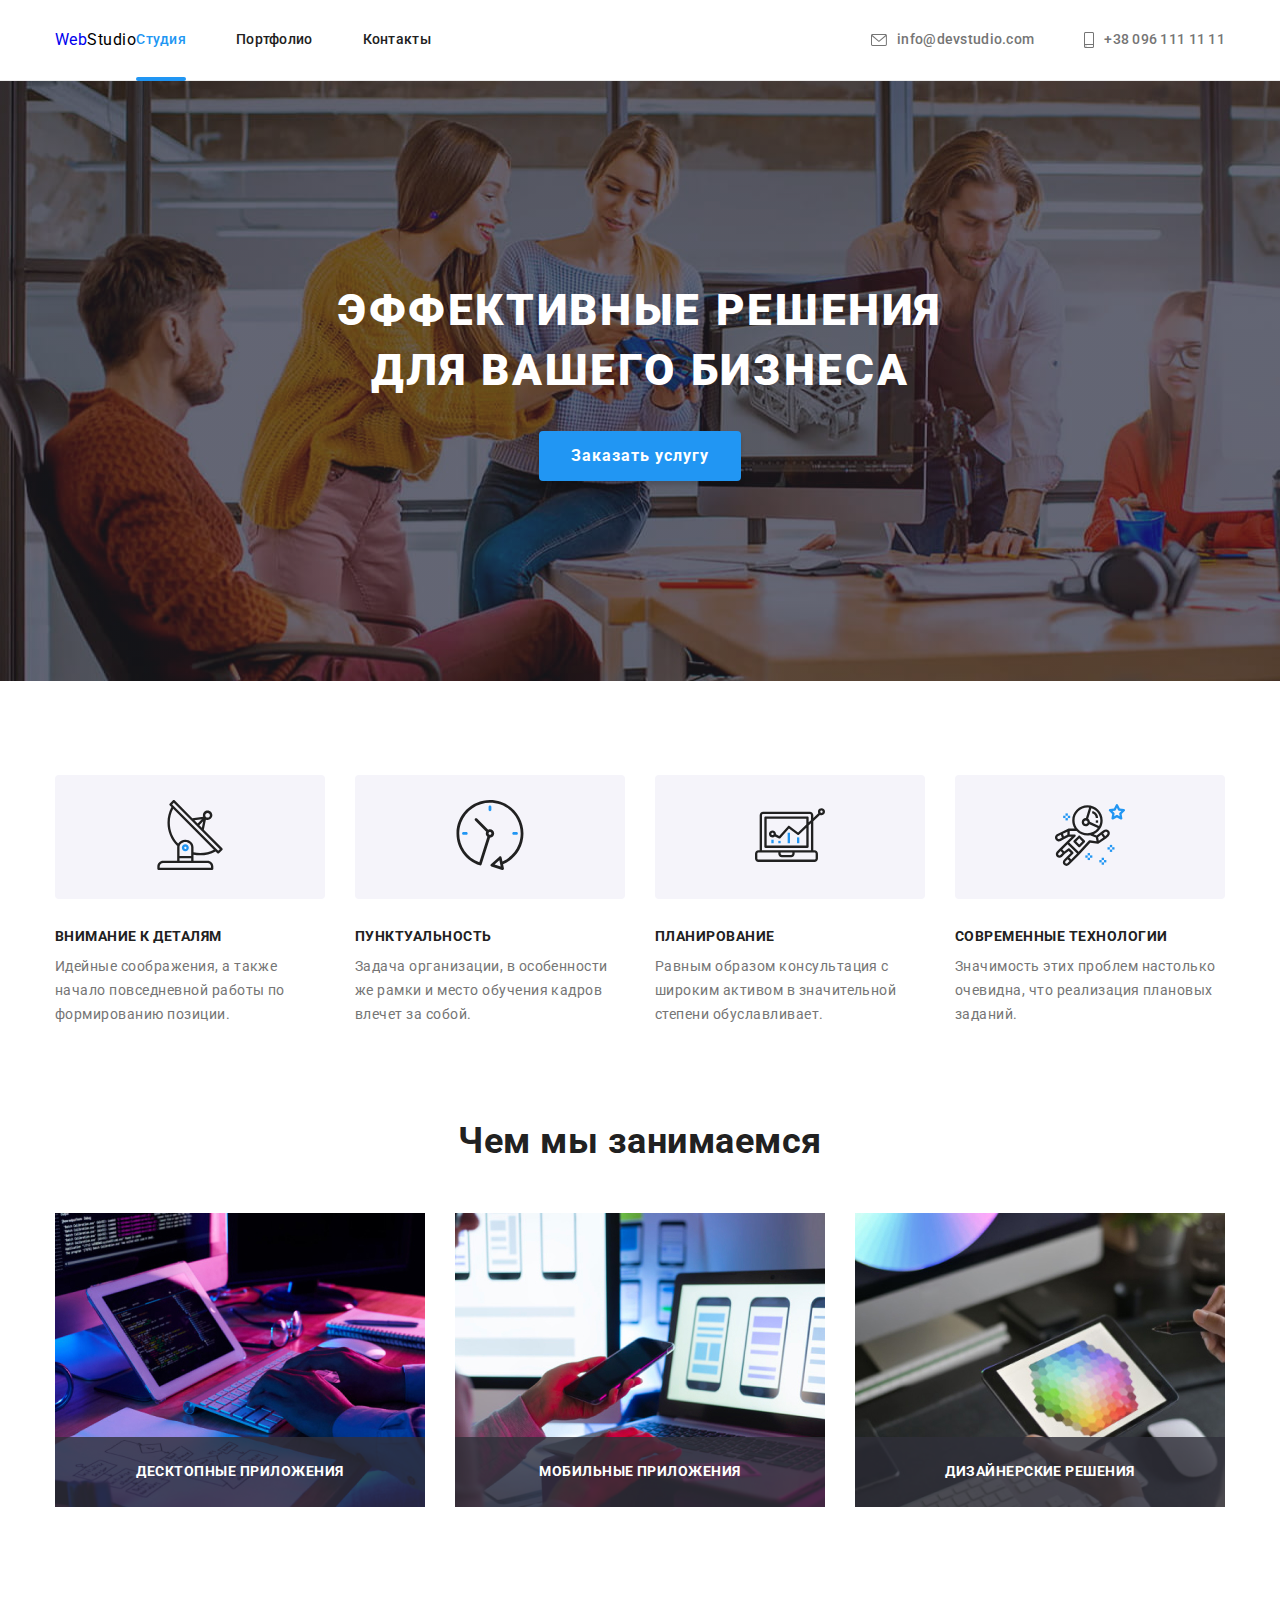
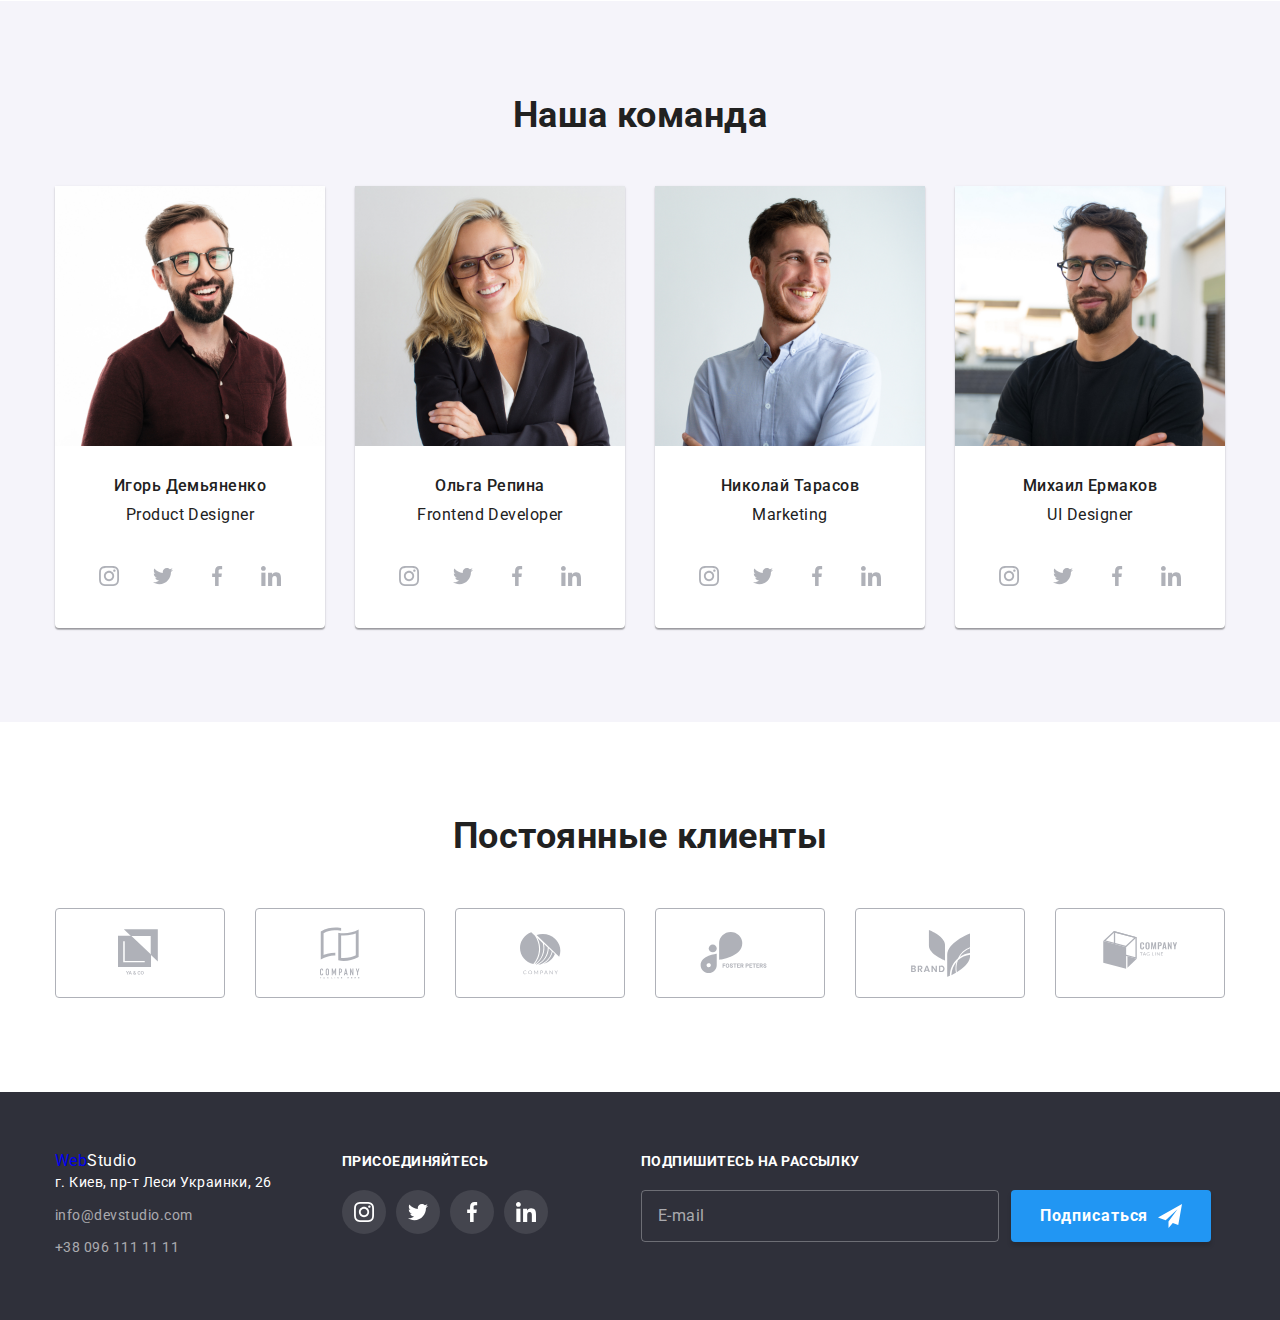
<file: index.html>
<!DOCTYPE html>
<html lang="ru">
  <head>
    <meta charset="UTF-8" />
    <meta name="viewport" content="width=device-width, initial-scale=1.0" />
    <link rel="stylesheet" href="https://cdnjs.cloudflare.com/ajax/libs/modern-normalize/1.0.0/modern-normalize.min.css">
    <link rel="preconnect" href="https://fonts.gstatic.com">
    <link href="https://fonts.googleapis.com/css2?family=Raleway:wght@700&family=Roboto:wght@400;500;700;900&display=swap" rel="stylesheet"/>
    <link rel="stylesheet" href="https://cdnjs.cloudflare.com/ajax/libs/animate.css/4.1.1/animate.min.css" />
    <link rel="stylesheet" href="./css/main.min.css">
    <title>Главная</title>
  </head>
  <body>
    <!--Шапка сайта-->
    <header class="header">
      <div class="container">
        <nav class="header__site-nav">
          <a class="logo link animate__bounceIn" href="./index.html" lang="en" aria-label="логотип кампании">Web<span
              class="header__logo">Studio</span>
          </a>
          <ul class="site-nav__list list">
            <li class="site-nav__item">
              <a class="site-nav__link link site-nav__link--current" href="./index.html">Студия</a>
            </li>
            <li class="site-nav__item">
              <a class="site-nav__link link" href="./portfolio.html">Портфолио</a>
            </li>
            <li class="site-nav__item">
              <a class="site-nav__link link" href="">Контакты</a>
            </li>
          </ul>
        </nav>
        <address class="header-address">
          <ul class="header-address__list list">
            <li class="header-address__item">
              <a class="header-address__link link" href="mailto:info@devstudio.com">
                <svg class="mail-icon" width="16px" height="12px">
                  <use href="./images/sprite.svg#icon-envelope"></use>
                </svg>
                info@devstudio.com
              </a>
            </li>
            <li class="header-address__item">
              <a class="header-address__link link" href="tel:+380961111111">
                <svg class="tel-icon" width="10px" height="16px">
                  <use href="./images/sprite.svg#icon-smartphone"></use>
                </svg>
                +38 096 111 11 11</a>
            </li>
          </ul>
        </address>
      </div>
    </header>
      <!--Уникальный контент-->
      <main>
        <!--Герой-->
        <section class="hero">
          <h1 class="hero__title">
          Эффективные решения для вашего бизнеса
          </h1>
          <button class="main__button" type="button" data-modal-open>Заказать услугу</button>
          </section>
          <!--Наши особенности. Логический заголовок h2 потом убрать-->
          <section class="our-features section">
          <div class="container">
            <h2 class="section__heading visually-hidden">Наши особенности</h2>
            <ul class="our-features-list list">
              <li class="our-features-list__item">
                <div class="our-features-list__icon">
                  <svg width="70px" height="70px">
                    <use href="./images/sprite.svg#icon-antenna"></use>
                </svg>
                </div>
                <h3 class="our-features-list__headline">
                  Внимание к деталям
                </h3>
                <p class="our-features-list__paragraph">
                  Идейные соображения, а также начало повседневной работы по формированию позиции.
                </p>
              </li>
              <li class="our-features-list__item">
                <div class="our-features-list__icon">
                  <svg width="70px" height="70px">
                    <use href="./images/sprite.svg#icon-clock"></use>
                </svg>
                </div>
                <h3 class="our-features-list__headline">
                  Пунктуальность
                </h3>
                <p class="our-features-list__paragraph">
                  Задача организации, в особенности же рамки и место обучения кадров влечет за собой.
                </p>
              </li>
              <li class="our-features-list__item">
                <div class="our-features-list__icon">
                  <svg width="70px" height="70px">
                    <use href="./images/sprite.svg#icon-diagram"></use>
                </svg>
                </div>
                <h3 class="our-features-list__headline">
                  Планирование
                </h3>
                <p class="our-features-list__paragraph">
                  Равным образом консультация с широким активом в значительной степени обуславливает.
                </p>
              </li>
              <li class="our-features-list__item">
                <div class="our-features-list__icon">
                  <svg width="70px" height="70px">
                    <use href="./images/sprite.svg#icon-astronaut"></use>
                </svg>
                </div>
                <h3 class="our-features-list__headline">
                  Современные технологии
                </h3>
                <p class="our-features-list__paragraph">
                  Значимость этих проблем настолько очевидна, что реализация плановых заданий.
                </p>
              </li>
            </ul>
          </div>
        </section>
        <!--Чем мы занимаеся-->
        <section class="our-projects section">
          <div class="container">
            <h2 class="section__heading">
              Чем мы занимаемся
            </h2>
            <ul class="our-projects-list list">
              <li class="our-projects-list__item">
                <img class="our-projects-list__image img-responsive" src="./images/what-we-do/what-we-do-1.jpg"
                  alt="человек печатает на клавиатуре" width="370" height="294">
                  <h3 class="our-projects-list__headline">Десктопные приложения</h3>
              </li>
              <li class="our-projects-list__item">
                <img class="our-projects-list__image img-responsive" src="./images/what-we-do/what-we-do-2.jpg" alt="человек держит смартфон"
                  width="370" height="294">
                  <h3 class="our-projects-list__headline">Мобильные приложения</h3>
              </li>
              <li class="our-projects-list__item">
                <img class="our-projects-list__image img-responsive" src="./images/what-we-do/what-we-do-3.jpg" alt="человек держит планшет"
                  width="370" height="294">
                  <h3 class="our-projects-list__headline">Дизайнерские решения</h3>
              </li>
            </ul>
          </div>
        </section>
        <!--Наша команда-->
        <section class="our-team section">
          <div class="container">
            <h2 class="section__heading">
              Наша команда
            </h2>
            <ul class="our-team-list list">
              <li class="our-team-list__item">
                <img class="our-team-list__image img-responsive" src="./images/our-team/img.jpg" alt="Первый член команды" width="270"
                  height="260">
                <h3 class="our-team-list__headline">
                  Игорь Демьяненко
                </h3>
                <p class="our-team-list__paragraph" lang="en">
                  Product Designer
                </p>
                <ul class="social-list list">
                  <li class="social-list__item">
                    <a class="social-list__link link" href="">
                      <svg class="social-list__image" width="20px" height="20px">
                      <use href="./images/sprite.svg#icon-instagram"></use>
                      </svg>
                    </a>
                  </li>
                  <li class="social-list__item">
                    <a class="social-list__link link" href="">
                      <svg class="social-list__image" width="20px" height="20px">
                        <use href="./images/sprite.svg#icon-twitter"></use>
                      </svg>
                    </a>
                  </li>
                  <li class="social-list__item">
                    <a class="social-list__link link" href="">
                      <svg class="social-list__image" width="20px" height="20px">
                        <use href="./images/sprite.svg#icon-facebook"></use>
                      </svg>
                    </a>
                  </li>
                  <li class="social-list__item">
                    <a class="social-list__link link" href="">
                      <svg class="social-list__image" width="20px" height="20px">
                        <use href="./images/sprite.svg#icon-linkedin"></use>
                      </svg>
                    </a>
                  </li>
                </ul>
              </li>
              <li class="our-team-list__item">
                <img class="our-team-list__image img-responsive" src="./images/our-team/img-1.jpg" alt="Второй член команды" width="270"
                  height="260">
                <h3 class="our-team-list__headline">
                  Ольга Репина
                </h3>
                <p class="our-team-list__paragraph" lang="en">
                  Frontend Developer
                </p>
                <ul class="social-list list">
                  <li class="social-list__item">
                    <a class="social-list__link link" href="">
                      <svg class="social-list__image" width="20px" height="20px">
                        <use href="./images/sprite.svg#icon-instagram"></use>
                      </svg>
                    </a>
                  </li>
                  <li class="social-list__item">
                    <a class="social-list__link link" href="">
                      <svg class="social-list__image" width="20px" height="20px">
                        <use href="./images/sprite.svg#icon-twitter"></use>
                      </svg>
                    </a>
                  </li>
                  <li class="social-list__item">
                    <a class="social-list__link link" href="">
                      <svg class="social-list__image" width="20px" height="20px">
                        <use href="./images/sprite.svg#icon-facebook"></use>
                      </svg>
                    </a>
                  </li>
                  <li class="social-list__item">
                    <a class="social-list__link link" href="">
                      <svg class="social-list__image" width="20px" height="20px">
                        <use href="./images/sprite.svg#icon-linkedin"></use>
                      </svg>
                    </a>
                  </li>
                </ul>
              </li>
              <li class="our-team-list__item">
                <img class="our-team-list__image img-responsive" src="./images/our-team/img-2.jpg" alt="Третий член команды" width="270"
                  height="260">
                <h3 class="our-team-list__headline">
                  Николай Тарасов
                </h3>
                <p class="our-team-list__paragraph" lang="en">
                  Marketing
                </p>
                <ul class="social-list list">
                  <li class="social-list__item">
                    <a class="social-list__link link" href="">
                      <svg class="social-list__image" width="20px" height="20px">
                        <use href="./images/sprite.svg#icon-instagram"></use>
                      </svg>
                    </a>
                  </li>
                  <li class="social-list__item">
                    <a class="social-list__link link" href="">
                      <svg class="social-list__image" width="20px" height="20px">
                        <use href="./images/sprite.svg#icon-twitter"></use>
                      </svg>
                    </a>
                  </li>
                  <li class="social-list__item">
                    <a class="social-list__link link" href="">
                      <svg class="social-list__image" width="20px" height="20px">
                        <use href="./images/sprite.svg#icon-facebook"></use>
                      </svg>
                    </a>
                  </li>
                  <li class="social-list__item">
                    <a class="social-list__link link" href="">
                      <svg class="social-list__image" width="20px" height="20px">
                        <use href="./images/sprite.svg#icon-linkedin"></use>
                      </svg>
                    </a>
                  </li>
                </ul>
              </li>
              <li class="our-team-list__item">
                <img class="our-team-list__image img-responsive" src="./images/our-team/img-3.jpg" alt="Четвертый член команды" width="270"
                  height="260">
                <h3 class="our-team-list__headline">
                  Михаил Ермаков
                </h3>
                <p class="our-team-list__paragraph" lang="en">
                  UI Designer
                </p>
                <ul class="social-list list">
                  <li class="social-list__item">
                    <a class="social-list__link link" href="">
                      <svg class="social-list__image" width="20px" height="20px">
                      <use href="./images/sprite.svg#icon-instagram"></use>
                      </svg>
                    </a>
                  </li>
                  <li class="social-list__item">
                    <a class="social-list__link link" href="">
                      <svg class="social-list__image" width="20px" height="20px">
                        <use href="./images/sprite.svg#icon-twitter"></use>
                      </svg>
                    </a>
                  </li>
                  <li class="social-list__item">
                    <a class="social-list__link link" href="">
                      <svg class="social-list__image" width="20px" height="20px">
                        <use href="./images/sprite.svg#icon-facebook"></use>
                      </svg>
                    </a>
                  </li>
                  <li class="social-list__item">
                    <a class="social-list__link link" href="">
                      <svg class="social-list__image" width="20px" height="20px">
                        <use href="./images/sprite.svg#icon-linkedin"></use>
                      </svg>
                    </a>
                  </li>
                </ul>
              </li>
            </ul>
          </div>
        </section>
        <section class="our-clients section">
          <div class="container">
            <h2 class="section__heading">Постоянные клиенты</h2>
            <ul class="our-clients-list list">
            <li class="our-clients-list__item">
              <a class="our-clients-item__link link" href="">
                <svg class="our-clients-item__logo" width="44px" height="49px">
                  <use href="./images/sprite.svg#icon-logo-yaco"></use>
                </svg>
              </a>
            </li>
            <li class="our-clients-list__item">
              <a class="our-clients-item__link link" href="">
                <svg class="our-clients-item__logo" width="40px" height="52px">
                  <use href="./images/sprite.svg#icon-logo-company-tagline-here"></use>
                </svg>
              </a>
            </li>
            <li class="our-clients-list__item">
              <a class="our-clients-item__link link" href="">
                <svg class="our-clients-item__logo" width="41px" height="43px">
                  <use href="./images/sprite.svg#icon-logo-company"></use>
                </svg>
              </a>
            </li>
            <li class="our-clients-list__item">
              <a class="our-clients-item__link link" href="">
                <svg class="our-clients-item__logo" width="80px" height="42px">
                  <use href="./images/sprite.svg#icon-logo-foster-peters"></use>
                </svg>
              </a>
            </li>
            <li class="our-clients-item">
              <a class="our-clients-item__link link" href="">
                <svg class="our-clients-item__logo" width="59px" height="47px">
                  <use href="./images/sprite.svg#icon-logo-brand"></use>
                </svg>
              </a>
            </li>
            <li class="our-clients-item">
              <a class="our-clients-item__link link" href="">
                <svg class="our-clients-item__logo" width="88px" height="45px">
                  <use href="./images/sprite.svg#icon-logo-company-tag-line"></use>
                </svg>
              </a>
            </li>
            </ul>
          </div>
        </section>
      </main>
      <!--Подвал сайта-->
      <footer class="footer">
        <div class="container">
          <div class="address-box">
            <a class="logo link" href="./" lang="en" aria-label="логотип кампании">Web<span class="footer__logo">Studio</span>
            </a>
            <address class="footer__address">
              <ul class="footer-list list">
                <li class="footer-list__item">
                  <a class="footer-list__link street link" href="https://goo.gl/maps/yxL3MHrEy7Q6VwSg8" target="_blank"
                    rel="noreferrer noopener">г. Киев, пр-т Леси Украинки,
                    26</a>
                </li>
                <li class="footer-list__item">
                  <a class="footer-list__link link" href="mailto:info@devstudio.com">info@devstudio.com</a>
                </li>
                <li class="footer-list__item">
                  <a class="footer-list__link link" href="tel:+380961111111">+38 096 111 11 11</a>
                </li>
              </ul>
            </address>
          </div>
          <div class="social-box">
            <p class="footer-paragraph">Присоединяйтесь</p>
            <ul class="social-list list">
              <li class="social-list__item">
                <a class="social-list__link link" href="">
                  <svg class="social-list__image" width="20px" height="20px">
                    <use href="./images/sprite.svg#icon-instagram"></use>
                  </svg>
                </a>
              </li>
              <li class="social-list__item">
                <a class="social-list__link link" href="">
                  <svg class="social-list__image" width="20px" height="20px">
                    <use href="./images/sprite.svg#icon-twitter"></use>
                  </svg>
                </a>
              </li>
              <li class="social-list__item">
                <a class="social-list__link link" href="">
                  <svg class="social-list__image" width="20px" height="20px">
                    <use href="./images/sprite.svg#icon-facebook"></use>
                  </svg>
                </a>
              </li>
              <li class="social-list__item">
                <a class="social-list__link link" href="">
                  <svg class="social-list__image" width="20px" height="20px">
                    <use href="./images/sprite.svg#icon-linkedin"></use>
                  </svg>
                </a>
              </li>
            </ul>
          </div>
          <form class="footer-form">
            <p class="footer-form__paragraph">Подпишитесь на рассылку</p>
            <div class="footer-box">
              <input type="email" name="email" id="subscription-email" class="footer-box__e-mail" placeholder="E-mail" autocomplete="off">
              <button type="submit" class="footer-box__button">Подписаться
                <svg class="footer-box__icon" width="24px" height="24px">
                  <use href="./images/sprite.svg#icon-icon-send"></use>
                </svg>
              </button>
            </div>
          </form>
        </div>
      </footer>
      <!-- positioned element -->
      <div class="backdrop backdrop--is-hidden" data-modal>
        <div class="modal">
          <form class="modal-form js-speaker-form">
            <p class="modal-form__paragraph">Оставьте свои данные, мы вам перезвоним</p>
            <div class="modal-form__field">
              <label for="name">Имя</label>
              <input class="modal-form__input" type="text" name="name" id="name" autocomplete="off">
              <svg class="modal-form__icon" width="18px" height="18px">
                <use href="./images/sprite.svg#icon-person"></use>
              </svg>
            </div>
            <div class="modal-form__field">
              <label for="tel">Телефон</label>
              <input class="modal-form__input" type="tel" name="tel" id="tel" autocomplete="off">
              <svg class="modal-form__icon" width="18px" height="18px">
                <use href="./images/sprite.svg#icon-phone"></use>
              </svg>
            </div>
            <div class="modal-form__field">
              <label for="order-email">Почта</label>
              <input class="modal-form__input" type="email" name="email" id="order-email" autocomplete="off">
              <svg class="modal-form__icon" width="18px" height="18px">
                <use href="./images/sprite.svg#icon-email"></use>
              </svg>
            </div>
            <div class="modal-form__field">
              <label for="comment">Комментарий</label>
              <textarea class="modal-form__input" name="comment" id="comment" placeholder="Введите текст"></textarea>
            </div>
            <div class="modal-form__checkbox-field">
              <input class="modal-form__policy-field visually-hidden" type="checkbox" value="accept-policy" id="policy" name="policy">
              <label class="modal-form__policy-label" for="policy">Соглашаюсь с рассылкой и принимаю <a class="modal-form__policy-link link" href="">Условия договора</a>
              </label>
            </div>
            <button class="main__button" type="submit">Отправить</button>
          </form>
          <button type="button" class="modal__close-button" data-modal-close>
            <svg class="modal__close" width="11px" height="11px">
              <use href="./images/sprite.svg#icon-close"></use>
            </svg>
          </button>
        </div>
      </div>
      <script src="./js/modal.js"></script>
      <script src="./js/speaker.js"></script>
  </body>
</html>
</file>
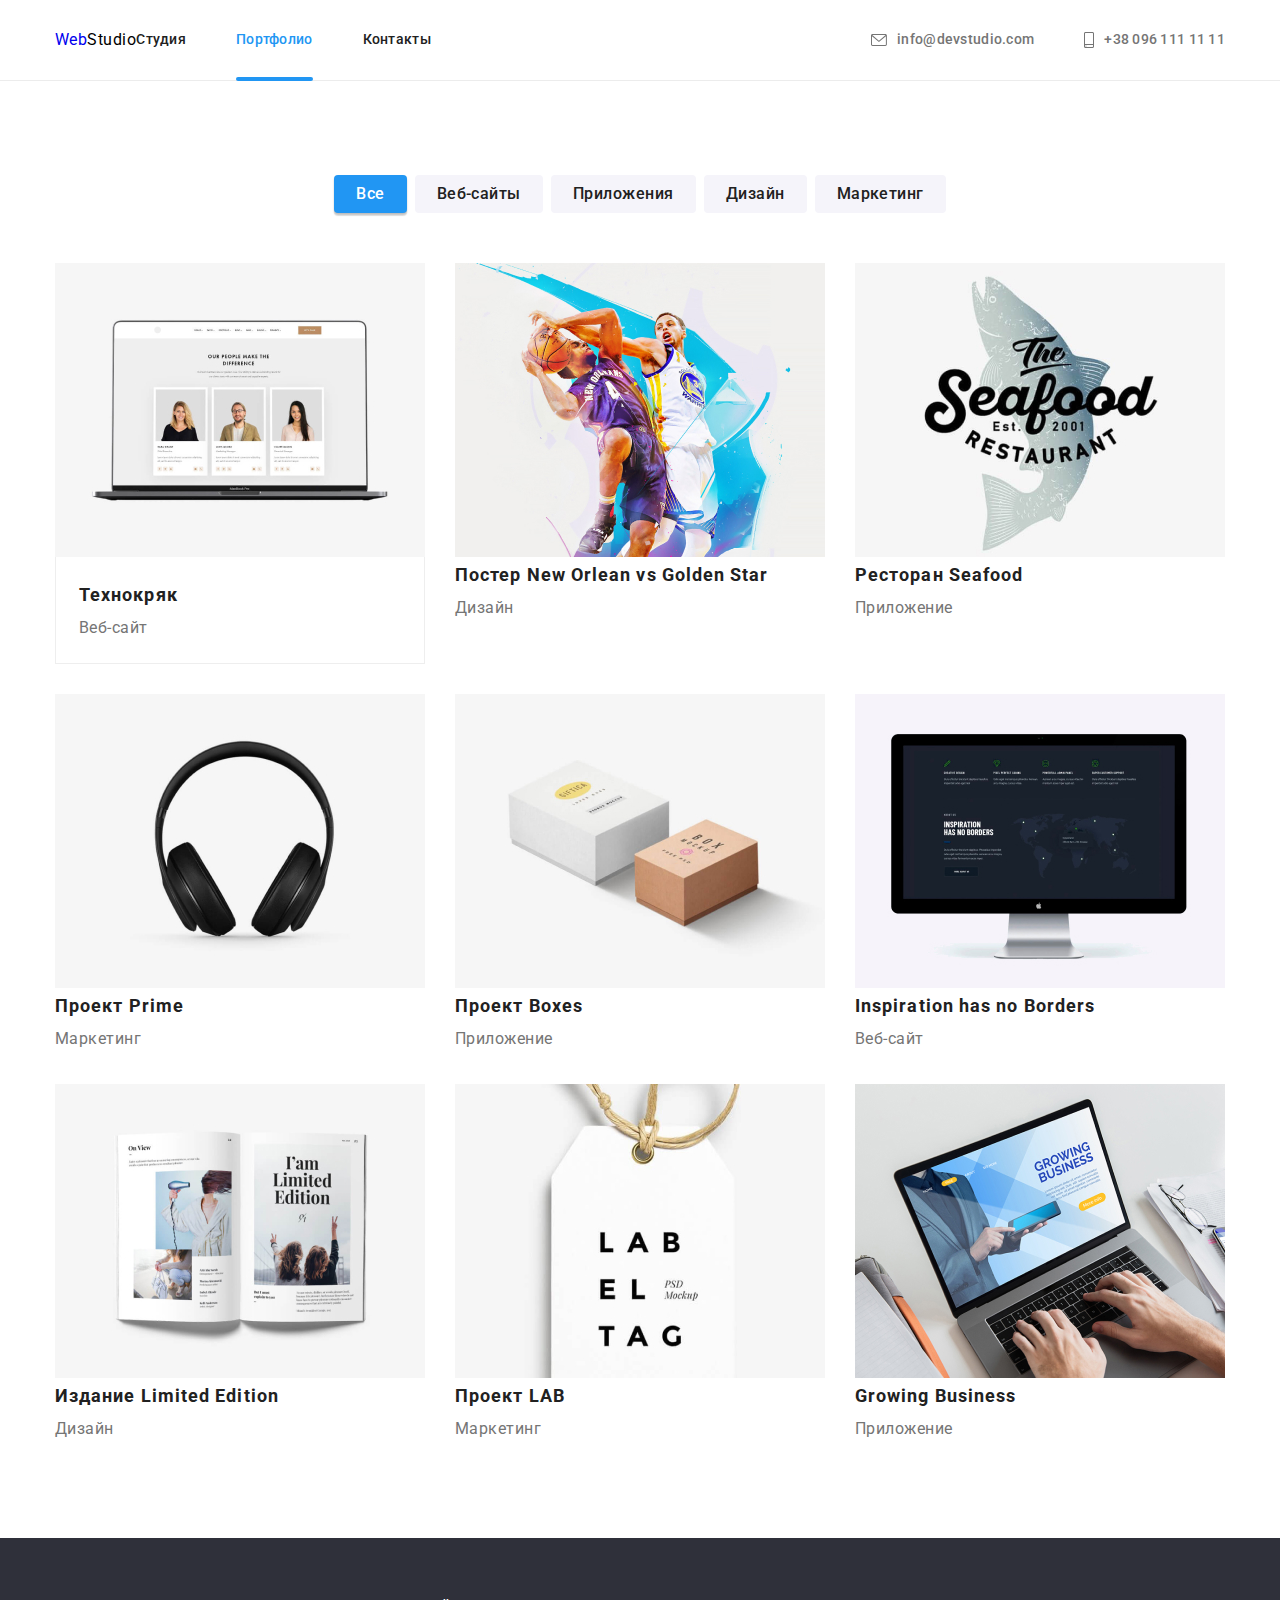
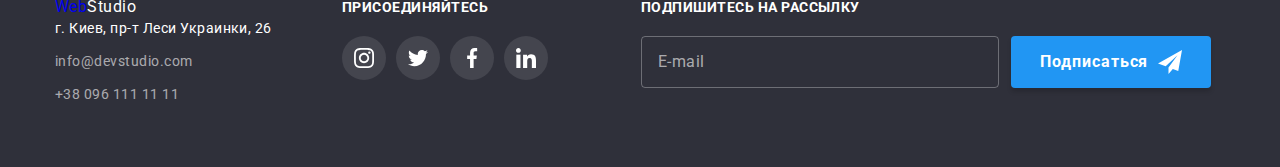
<file: portfolio.html>
<!DOCTYPE html>
<html lang="ru">
<head>
    <meta charset="UTF-8">
    <meta name="viewport" content="width=device-width, initial-scale=1.0">
    <link rel="stylesheet" href="https://cdnjs.cloudflare.com/ajax/libs/modern-normalize/1.0.0/modern-normalize.min.css">
    <link rel="preconnect" href="https://fonts.gstatic.com">
    <link href="https://fonts.googleapis.com/css2?family=Raleway:wght@700&family=Roboto:wght@400;500;700;900&display=swap" rel="stylesheet"/>
    <link rel="stylesheet" href="https://cdnjs.cloudflare.com/ajax/libs/animate.css/4.1.1/animate.min.css" />
    <link rel="stylesheet" href="./css/portfolio.min.css">
    <title>Портфолио</title>
</head>
<body>
    <!--Шапка сайта-->
    <header class="header">
        <div class="container">
            <nav class="header__site-nav">
                <a class="logo link animate__bounceIn" href="./index.html" lang="en" aria-label="логотип кампании">Web<span
                        class="header__logo">Studio</span>
                </a>
                <ul class="site-nav__list list">
                    <li class="site-nav__item">
                        <a class="site-nav__link link" href="./index.html">Студия</a>
                    </li>
                    <li class="site-nav__item">
                        <a class="site-nav__link link site-nav__link--current" href="./portfolio.html">Портфолио</a>
                    </li>
                    <li class="site-nav__item">
                        <a class="site-nav__link link" href="">Контакты</a>
                    </li>
                </ul>
            </nav>
            <address class="header-address">
                <ul class="header-address__list list">
                    <li class="header-address__item">
                        <a class="header-address__link link" href="mailto:info@devstudio.com">
                            <svg class="mail-icon" width="16px" height="12px">
                                <use href="./images/sprite.svg#icon-envelope"></use>
                            </svg>
                            info@devstudio.com
                        </a>
                    </li>
                    <li class="header-address__item">
                        <a class="header-address__link link" href="tel:+380961111111">
                            <svg class="tel-icon" width="10px" height="16px">
                                <use href="./images/sprite.svg#icon-smartphone"></use>
                            </svg>
                            +38 096 111 11 11</a>
                    </li>
                </ul>
            </address>
        </div>
    </header>
    <!--Уникальный контент-->
    <main>
            <!--Портфолио. Логический заголовок h1 потом скрыть-->
            <section class="portfolio section">
                <div class="container">
                    <h1 class="portfolio__title visually-hidden">Портфолио</h1>
                    <ul class="portfolio-nav list">
                        <li class="portfolio-nav__item">
                            <button class="portfolio-nav__button portfolio-nav__button--current" type="button">Все</button></li>
                        <li class="portfolio-nav__item">
                            <button class="portfolio-nav__button" type="button">Веб-сайты</button></li>
                        <li class="portfolio-nav__item">
                            <button class="portfolio-nav__button" type="button">Приложения</button></li>
                        <li class="portfolio-nav__item">
                            <button class="portfolio-nav__button" type="button">Дизайн</button></li>
                        <li class="portfolio-nav__item">
                            <button class="portfolio-nav__button" type="button">Маркетинг</button></li>
                    </ul>
                    <ul class="portfolio-list list">
                        <li class="portfolio-item">
                            <a class="portfolio-link link" href="">
                                <div class="portfolio-link__thumb">
                                <img class="portfolio-link__image img-responsive" src="./images/portfolio/img.jpg"
                                    alt="ноутбук, на котором открыта страничка сайта" width="370" height="294">
                                    <p class="portfolio-link__description">Технокряк это современная площадка распространения коронавируса. Компании используют эту платформу для цифрового
                                    шпионажа и атак на защищённые сервера конкурентов.</p>
                                </div>
                                <div class="portfolio-link__title">
                                <h2 class="portfolio-link__heading">Технокряк</h2>
                                <p class="portfolio-link__paragraph">Веб-сайт</p>
                                </div>
                            </a>
                        </li>
                        <li class="portfolio-item">
                            <a class="portfolio-link link" href="">
                                <div class="portfolio-link__thumb">
                                <img class="portfolio-link__image img-responsive" src="./images/portfolio/img-1.jpg"
                                    alt="два баскетболиста борятся за мяч" width="370" height="294">
                                    <p class="portfolio-link__description">Технокряк это современная площадка распространения коронавируса. Компании
                                        используют эту платформу для цифрового
                                        шпионажа и атак на защищённые сервера конкурентов.</p>
                                </div>
                                <div class="portfolio-item-title">
                                    <h2 class="portfolio-link__heading">Постер <span lang="en">New Orlean vs Golden Star</span></h2>
                                    <p class="portfolio-link__paragraph">Дизайн</p>
                                </div>
                            </a>
                        </li>
                        <li class="portfolio-item">
                            <a class="portfolio-link link" href="">
                                <div class="portfolio-link__thumb">
                                <img class="portfolio-link__image img-responsive" src="./images/portfolio/img-2.jpg"
                                    alt="Изображение рыбы и название ресторана" width="370" height="294">
                                    <p class="portfolio-link__description">Технокряк это современная площадка распространения коронавируса. Компании
                                        используют эту платформу для цифрового
                                        шпионажа и атак на защищённые сервера конкурентов.</p>
                                </div>
                                <div class="portfolio-item-title">
                                    <h2 class="portfolio-link__heading">Ресторан <span lang="en">Seafood</span></h2>
                                    <p class="portfolio-link__paragraph">Приложение</p>
                                </div>
                            </a>
                        </li>
                        <li class="portfolio-item">
                            <a class="portfolio-link link" href="">
                                <div class="portfolio-link__thumb">
                                <img class="portfolio-link__image img-responsive" src="./images/portfolio/img-3.jpg" alt="наушники" width="370"
                                    height="294">
                                    <p class="portfolio-link__description">Технокряк это современная площадка распространения коронавируса. Компании
                                        используют эту платформу для цифрового
                                        шпионажа и атак на защищённые сервера конкурентов.</p>
                                </div>
                                <div class="portfolio-item-title">
                                    <h2 class="portfolio-link__heading" lang="en">Проект Prime</h2>
                                    <p class="portfolio-link__paragraph">Маркетинг</p>
                                </div>
                            </a>
                        </li>
                        <li class="portfolio-item">
                            <a class="portfolio-link link" href="">
                                <div class="portfolio-link__thumb">
                                <img class="portfolio-link__image img-responsive" src="./images/portfolio/img-4.jpg" alt="две маленькие коробочки"
                                    width="370" height="294">
                                    <p class="portfolio-link__description">Технокряк это современная площадка распространения коронавируса. Компании
                                        используют эту платформу для цифрового
                                        шпионажа и атак на защищённые сервера конкурентов.</p>
                                </div>
                                <div class="portfolio-item-title">
                                    <h2 class="portfolio-link__heading">Проект <span lang="en">Boxes</span></h2>
                                    <p class="portfolio-link__paragraph">Приложение</p>
                                </div>
                            </a>
                        </li>
                        <li class="portfolio-item">
                            <a class="portfolio-link link" href="">
                                <div class="portfolio-link__thumb">
                                <img class="portfolio-link__image img-responsive" src="./images/portfolio/img-5.jpg" alt="монитор imac" width="370"
                                    height="294">
                                    <p class="portfolio-link__description">Технокряк это современная площадка распространения коронавируса. Компании используют эту платформу для цифрового
                                    шпионажа и атак на защищённые сервера конкурентов.</p>
                                </div>
                                <div class="portfolio-item-title">
                                    <h2 class="portfolio-link__heading" lang="en">Inspiration has no Borders</h2>
                                    <p class="portfolio-link__paragraph">Веб-сайт</p>
                                </div>
                            </a>
                        </li>
                        <li class="portfolio-item">
                            <a class="portfolio-link link" href="">
                                <div class="portfolio-link__thumb">
                                <img class="portfolio-link__image img-responsive" src="./images/portfolio/img-6.jpg" alt="разворот книги на английском"
                                    width="370" height="294">
                                    <p class="portfolio-link__description">Технокряк это современная площадка распространения коронавируса. Компании используют эту платформу для цифрового
                                    шпионажа и атак на защищённые сервера конкурентов.</p>
                                </div>
                                <div class="portfolio-item-title">
                                    <h2 class="portfolio-link__heading">Издание <span lang="en">Limited Edition</span></h2>
                                    <p class="portfolio-link__paragraph">Дизайн</p>
                                </div>
                            </a>
                        </li>
                        <li class="portfolio-item">
                            <a class="portfolio-link link" href="">
                                <div class="portfolio-link__thumb">
                                <img class="portfolio-link__image img-responsive" src="./images/portfolio/img-7.jpg"
                                    alt="бирка с латинскими буквами и веревочкой" width="370" height="294">
                                    <p class="portfolio-link__description">Технокряк это современная площадка распространения коронавируса. Компании используют эту платформу для цифрового
                                    шпионажа и атак на защищённые сервера конкурентов.</p>
                                </div>
                                <div class="portfolio-item-title">
                                    <h2 class="portfolio-link__heading">Проект <span lang="en">LAB</span></h2>
                                    <p class="portfolio-link__paragraph">Маркетинг</p>
                                </div>
                            </a>
                        </li>
                        <li class="portfolio-item">
                            <a class="portfolio-link link" href="">
                                <div class="portfolio-link__thumb">
                                <img class="portfolio-link__image img-responsive" src="./images/portfolio/img-8.jpg" alt="человек печатает на ноутбуке"
                                    width="370" height="294">
                                    <p class="portfolio-link__description">Технокряк это современная площадка распространения коронавируса. Компании используют эту платформу для цифрового
                                    шпионажа и атак на защищённые сервера конкурентов.</p>
                                </div>
                                <div class="portfolio-item-title">
                                    <h2 class="portfolio-link__heading" lang="en">Growing Business</h2>
                                    <p class="portfolio-link__paragraph">Приложение</p>
                                </div>
                            </a>
                        </li>
                    </ul>
                </div>
            </section>
    </main>
    <!--Подвал сайта-->
    <footer class="footer">
        <div class="container">
            <div class="address-box">
                <a class="logo link" href="./" lang="en" aria-label="логотип кампании">Web<span
                        class="footer__logo">Studio</span>
                </a>
                <address class="footer__address">
                    <ul class="footer-list list">
                        <li class="footer-list__item">
                            <a class="footer-list__link street link" href="https://goo.gl/maps/yxL3MHrEy7Q6VwSg8"
                                target="_blank" rel="noreferrer noopener">г. Киев, пр-т Леси Украинки,
                                26</a>
                        </li>
                        <li class="footer-list__item">
                            <a class="footer-list__link link" href="mailto:info@devstudio.com">info@devstudio.com</a>
                        </li>
                        <li class="footer-list__item">
                            <a class="footer-list__link link" href="tel:+380961111111">+38 096 111 11 11</a>
                        </li>
                    </ul>
                </address>
            </div>
            <div class="social-box">
                <p class="footer-paragraph">Присоединяйтесь</p>
                <ul class="social-list list">
                    <li class="social-list__item">
                        <a class="social-list__link link" href="">
                            <svg class="social-list__image" width="20px" height="20px">
                                <use href="./images/sprite.svg#icon-instagram"></use>
                            </svg>
                        </a>
                    </li>
                    <li class="social-list__item">
                        <a class="social-list__link link" href="">
                            <svg class="social-list__image" width="20px" height="20px">
                                <use href="./images/sprite.svg#icon-twitter"></use>
                            </svg>
                        </a>
                    </li>
                    <li class="social-list__item">
                        <a class="social-list__link link" href="">
                            <svg class="social-list__image" width="20px" height="20px">
                                <use href="./images/sprite.svg#icon-facebook"></use>
                            </svg>
                        </a>
                    </li>
                    <li class="social-list__item">
                        <a class="social-list__link link" href="">
                            <svg class="social-list__image" width="20px" height="20px">
                                <use href="./images/sprite.svg#icon-linkedin"></use>
                            </svg>
                        </a>
                    </li>
                </ul>
            </div>
            <form class="footer-form">
                <p class="footer-form__paragraph">Подпишитесь на рассылку</p>
                <div class="footer-box">
                    <input type="email" name="email" id="subscription-email" class="footer-box__e-mail" placeholder="E-mail"
                        autocomplete="off">
                    <button type="submit" class="footer-box__button">Подписаться
                        <svg class="footer-box__icon" width="24px" height="24px">
                            <use href="./images/sprite.svg#icon-icon-send"></use>
                        </svg>
                    </button>
                </div>
            </form>
        </div>
    </footer>
</body>
</html>
</file>
<file: css/main.min.css>
.visually-hidden{position:absolute;width:1px;height:1px;margin:-1px;border:0;padding:0;white-space:nowrap;clip-path:inset(100%);clip:rect(0 0 0 0);overflow:hidden}body{background-color:#fff;color:#212121;font-family:Roboto,sans-serif;letter-spacing:0.03em}h1,h2,h3,h4,h5,h6{margin:0}p{margin:0}.list{list-style:none;margin:0;padding:0}.link{display:block;text-decoration:none;font-style:normal}.img-responsive{display:block}.container{width:1200px;padding:0px 15px;margin:0 auto}.section{padding-top:94px;padding-bottom:94px}.section__heading{text-align:center;font-weight:700;font-size:36px;line-height:1.16;margin-bottom:50px}.logo-link{font-family:Raleway,sans-serif;font-weight:700;font-size:26px;line-height:1.19;margin-right:93px;color:#2196f3}.social-list{display:flex;justify-content:space-between;padding-right:32px;padding-bottom:30px;padding-left:32px}.social-list__link{display:flex;width:44px;height:44px;align-items:center;justify-content:center;border-radius:50%;transition:250ms cubic-bezier(0.4, 0, 0.2, 1)}.social-list__link:hover,.social-list__link :focus{background-color:#2196f3}.social-list__image{width:20px;height:20px;fill:#afb1b8;transition:250ms cubic-bezier(0.4, 0, 0.2, 1)}.social-list__link:hover .social-list__image,.social-list__link:hover .social-list__image{fill:#fff}.main__button{border:transparent;border-radius:4px;padding:10px 32px;min-width:200px;box-shadow:0px 4px 4px rgba(0,0,0,0.15);background-color:#2196f3;color:#fff;font-style:normal;font-weight:700;font-size:16px;line-height:1.88;letter-spacing:0.06em}.backdrop{position:fixed;top:0;left:0;width:100%;height:100%;background:rgba(0,0,0,0.2);transition:250ms cubic-bezier(0.4, 0, 0.2, 1)}.backdrop--is-hidden{opacity:0;pointer-events:none}.modal{position:absolute;top:50%;left:50%;transform-origin:top right;transform:translate(-50%, -50%) scale(1) rotate(360deg);max-height:581px;box-shadow:0px 1px 3px rgba(0,0,0,0.12),0px 1px 1px rgba(0,0,0,0.14),0px 2px 1px rgba(0,0,0,0.2);border-radius:4px;background-color:#fff;display:flex;align-items:flex-start;justify-content:flex-end;transition:250ms cubic-bezier(0.4, 0, 0.2, 1)}.backdrop--is-hidden .modal{transform:translate(-50%, -50%) scale(0.3)}.modal__close-button{width:30px;height:30px;border-radius:50%;border:1px solid rgba(0,0,0,0.1);background-color:#fff;padding:5px;margin-top:7px;margin-right:8px;position:absolute}.modal-form{padding:40px;text-align:center}.modal-form__paragraph{width:448px;font-weight:700;font-size:20px;line-height:1.15;margin-bottom:12px}.modal-form__field{position:relative;display:flex;flex-direction:column;margin-bottom:10px;font-size:12px;line-height:1.17;letter-spacing:0.01em;color:#757575;text-align:left}.modal-form__field textarea{width:448px;height:127px}.modal-form__field label{margin-bottom:4px}.modal-form__icon{position:absolute;bottom:0;left:0;transform:translateY(-12px) translateX(12px)}.modal-form__input:focus-within+.modal-form__icon,.modal-form__input:hover+.modal-form__icon{fill:#2196f3;transition:250ms cubic-bezier(0.4, 0, 0.2, 1)}.modal-form__input{border:1px solid rgba(33,33,33,0.2);border-radius:4px;resize:none;min-height:40px;font-size:14px;line-height:1.14;letter-spacing:0.01em;padding:12px 12px;padding-left:42px;outline:none}.modal-form__input:focus-within,.modal-form__input:hover{border:1px solid #2196f3;transition:250ms cubic-bezier(0.4, 0, 0.2, 1)}.modal-form__input:last-child{padding:12px 16px}.modal-form__policy-link{font-size:14px;line-height:1.71;color:#2196f3;text-decoration:underline;text-decoration-skip-ink:none;display:inline-block}.modal-form__checkbox-field{margin-bottom:30px}.modal-form__checkbox-field label{font-size:14px;line-height:1.71px;letter-spacing:0.03em;color:#757575}.modal__close-button{transition:250ms cubic-bezier(0.4, 0, 0.2, 1)}.modal__close-button:hover,.modal__close-button:focus{fill:#2196f3}.modal-form__policy-label::before{content:"";display:inline-block;width:16px;height:15px;margin-right:7px;border:2px solid #212121;border-radius:4px;transition:250ms cubic-bezier(0.4, 0, 0.2, 1)}.modal-form__policy-field:checked+.modal-form__policy-label::before{background-image:url(../images/modal/tick-icon.svg);background-color:#2196f3;border-color:#2196f3}.header{border-bottom:1px solid #ececec}.header .container,.header__site-nav{display:flex;align-items:center}.header__logo{color:#000000}.site-nav{display:flex;align-items:center}.site-nav__list{display:flex;align-items:center}.site-nav__item:not(:last-child){margin-right:50px;position:relative}.site-nav__link{padding-top:32px;padding-bottom:32px;color:#212121;font-weight:500;font-size:14px;line-height:1.14;letter-spacing:0.02em;transition:250ms cubic-bezier(0.4, 0, 0.2, 1)}.site-nav__link:hover,.site-nav__link:focus{color:#2196f3}.site-nav__link--current{color:#2196f3}.site-nav__link--current::after{position:absolute;bottom:-1px;display:flex;content:"";width:100%;height:4px;background-color:#2196f3;border-radius:2px}.header-address{margin-left:auto}.header-address__list{display:flex;align-items:center}.header-address__item:not(:last-child){margin-right:50px}.header-address__link{padding-top:32px;padding-bottom:32px;display:flex;align-items:center;color:#757575;font-weight:500;font-size:14px;line-height:1.14;letter-spacing:0.02em;transition:250ms cubic-bezier(0.4, 0, 0.2, 1)}.header-address__link:hover,.header-address__link:focus{color:#2196f3}.mail-icon{width:16px;height:12px;margin-right:10px;fill:currentColor}.tel-icon{width:10px;height:16px;margin-right:10px;fill:currentColor}.footer{background-color:#2f303a;padding:60px 0px}.footer>.container{display:flex;align-items:baseline}.footer__logo{color:#fff}.footer .logo-link{color:#2196f3;margin-bottom:20px}.footer-list{margin-right:70px}.footer-list__item{color:#fff}.footer-list__item:not(:last-child){margin-bottom:9px}.footer-list__link{color:rgba(255,255,255,0.6);font-size:14px;line-height:1.71;transition:250ms cubic-bezier(0.4, 0, 0.2, 1)}.footer-list__link.street{color:#fff}.footer-list__link:hover,.footer-list__link:focus{color:#2196f3}.footer-paragraph{font-weight:700;font-size:14px;line-height:1.14;text-transform:uppercase;margin-bottom:20px;color:#fff}.footer-box{display:flex;flex-direction:row}.footer-box__e-mail{line-height:1.25;letter-spacing:0.03em;width:358px;padding-top:15px;padding-bottom:15px;padding-left:16px;border:1px solid rgba(255,255,255,0.3);border-radius:4px;background-color:transparent;margin-right:12px}.footer-box__button{display:inline-flex;align-items:center;font-weight:bold;font-size:16px;line-height:1.88;text-align:center;letter-spacing:0.06em;color:#fff;background-color:#2196f3;box-shadow:0px 4px 4px rgba(0,0,0,0.15);border-radius:4px;border:1px solid transparent;padding:10px 28px}.footer-box__icon{margin-left:10px}.footer-form input[placeholder="E-mail"],.footer-form input::placeholder{font-weight:400;font-size:16px;color:rgba(255,255,255,0.6)}.footer-form__paragraph{font-weight:700;font-size:14px;line-height:1.14;text-transform:uppercase;color:#fff;margin-bottom:20px}.social-box .social-list{padding:0;margin-right:93px}.social-box .social-list .social-list__image{fill:#fff}.social-list__link{background-color:rgba(255,255,255,0.1);transition:250ms cubic-bezier(0.4, 0, 0.2, 1)}.social-list__link:hover,.social-list__link:focus{background-color:#2196f3}.social-list__item:not(:last-child){margin-right:10px}.hero{text-align:center;background-color:#c4c4c4;background-image:linear-gradient(rgba(47,48,58,0.4), rgba(47,48,58,0.4)),url(../images/hero/hero.jpg);background-repeat:no-repeat;background-size:cover;padding-top:200px;padding-bottom:200px;max-width:1600px;margin:auto}.hero__title{width:696px;margin:auto;margin-bottom:30px;color:#fff;font-weight:900;font-size:44px;line-height:1.36;letter-spacing:0.06em;text-transform:uppercase}.our-features{padding-bottom:0px}.our-features-list{display:flex}.our-features-list__headline{font-weight:700;font-size:14px;line-height:1.14;text-transform:uppercase;margin-bottom:10px}.our-features-list__paragraph{color:#757575;font-size:14px;line-height:1.71}.our-features-list__item{flex-basis:calc(100% / 3)}.our-features-list__item:not(:last-child){margin-right:30px}.our-features-list__icon{margin-bottom:30px;padding:25px 100px;background-color:#f5f4fa;border-radius:4px}.our-projects-list{display:flex}.our-projects-list__image{flex-basis:calc(100% / 3)}.our-projects-list__item{position:relative}.our-projects-list__item:not(:nth-child(3n)){margin-right:30px}.our-projects-list__headline{font-weight:700;font-size:14px;line-height:1.14;text-transform:uppercase;color:#fff;position:absolute;bottom:0;background-color:rgba(47,48,58,0.8);width:370px;padding-top:27px;padding-bottom:27px;text-align:center}.our-team.section{background-color:#f5f4fa}.our-team-list{display:flex}.our-team-list__headline{text-align:center;margin-bottom:10px;font-weight:500;font-size:16px;line-height:1.19}.our-team-list__item{box-shadow:0px 1px 3px rgba(0,0,0,0.12),0px 1px 1px rgba(0,0,0,0.14),0px 2px 1px rgba(0,0,0,0.2);border-radius:0px 0px 4px 4px;background-color:#fff}.our-team-list__item:not(:nth-child(4n)){margin-right:30px;width:270px}.our-team-list__image{width:270px;margin-bottom:30px}.our-team-list__paragraph{text-align:center;margin-bottom:30px;font-size:16px;line-height:1.19}.our-clients-list{display:flex;justify-content:space-between}.our-clients-item__link{display:flex;width:170px;height:90px;justify-content:center;align-items:center;color:#afb1b8;border:1px solid #afb1b8;border-radius:4px;transition:250ms cubic-bezier(0.4, 0, 0.2, 1)}.our-clients-item__link:hover,.our-clients-item__link:focus{fill:#2196f3;border-color:#2196f3}.our-clients-item__logo{display:block;fill:currentColor;transition:250ms cubic-bezier(0.4, 0, 0.2, 1)}.our-clients-item__link:hover .our-clients-item__logo,.our-clients-item__link:focus .our-clients-item__logo{fill:#2196f3;border-color:#2196f3}
/*# sourceMappingURL=main.min.css.map */
</file>
<file: css/portfolio.min.css>
.visually-hidden{position:absolute;width:1px;height:1px;margin:-1px;border:0;padding:0;white-space:nowrap;clip-path:inset(100%);clip:rect(0 0 0 0);overflow:hidden}body{background-color:#fff;color:#212121;font-family:Roboto,sans-serif;letter-spacing:0.03em}h1,h2,h3,h4,h5,h6{margin:0}p{margin:0}.list{list-style:none;margin:0;padding:0}.link{display:block;text-decoration:none;font-style:normal}.img-responsive{display:block}.container{width:1200px;padding:0px 15px;margin:0 auto}.section{padding-top:94px;padding-bottom:94px}.section__heading{text-align:center;font-weight:700;font-size:36px;line-height:1.16;margin-bottom:50px}.logo-link{font-family:Raleway,sans-serif;font-weight:700;font-size:26px;line-height:1.19;margin-right:93px;color:#2196f3}.social-list{display:flex;justify-content:space-between;padding-right:32px;padding-bottom:30px;padding-left:32px}.social-list__link{display:flex;width:44px;height:44px;align-items:center;justify-content:center;border-radius:50%;transition:250ms cubic-bezier(0.4, 0, 0.2, 1)}.social-list__link:hover,.social-list__link :focus{background-color:#2196f3}.social-list__image{width:20px;height:20px;fill:#afb1b8;transition:250ms cubic-bezier(0.4, 0, 0.2, 1)}.social-list__link:hover .social-list__image,.social-list__link:hover .social-list__image{fill:#fff}.header{border-bottom:1px solid #ececec}.header .container,.header__site-nav{display:flex;align-items:center}.header__logo{color:#000000}.site-nav{display:flex;align-items:center}.site-nav__list{display:flex;align-items:center}.site-nav__item:not(:last-child){margin-right:50px;position:relative}.site-nav__link{padding-top:32px;padding-bottom:32px;color:#212121;font-weight:500;font-size:14px;line-height:1.14;letter-spacing:0.02em;transition:250ms cubic-bezier(0.4, 0, 0.2, 1)}.site-nav__link:hover,.site-nav__link:focus{color:#2196f3}.site-nav__link--current{color:#2196f3}.site-nav__link--current::after{position:absolute;bottom:-1px;display:flex;content:"";width:100%;height:4px;background-color:#2196f3;border-radius:2px}.header-address{margin-left:auto}.header-address__list{display:flex;align-items:center}.header-address__item:not(:last-child){margin-right:50px}.header-address__link{padding-top:32px;padding-bottom:32px;display:flex;align-items:center;color:#757575;font-weight:500;font-size:14px;line-height:1.14;letter-spacing:0.02em;transition:250ms cubic-bezier(0.4, 0, 0.2, 1)}.header-address__link:hover,.header-address__link:focus{color:#2196f3}.mail-icon{width:16px;height:12px;margin-right:10px;fill:currentColor}.tel-icon{width:10px;height:16px;margin-right:10px;fill:currentColor}.footer{background-color:#2f303a;padding:60px 0px}.footer>.container{display:flex;align-items:baseline}.footer__logo{color:#fff}.footer .logo-link{color:#2196f3;margin-bottom:20px}.footer-list{margin-right:70px}.footer-list__item{color:#fff}.footer-list__item:not(:last-child){margin-bottom:9px}.footer-list__link{color:rgba(255,255,255,0.6);font-size:14px;line-height:1.71;transition:250ms cubic-bezier(0.4, 0, 0.2, 1)}.footer-list__link.street{color:#fff}.footer-list__link:hover,.footer-list__link:focus{color:#2196f3}.footer-paragraph{font-weight:700;font-size:14px;line-height:1.14;text-transform:uppercase;margin-bottom:20px;color:#fff}.footer-box{display:flex;flex-direction:row}.footer-box__e-mail{line-height:1.25;letter-spacing:0.03em;width:358px;padding-top:15px;padding-bottom:15px;padding-left:16px;border:1px solid rgba(255,255,255,0.3);border-radius:4px;background-color:transparent;margin-right:12px}.footer-box__button{display:inline-flex;align-items:center;font-weight:bold;font-size:16px;line-height:1.88;text-align:center;letter-spacing:0.06em;color:#fff;background-color:#2196f3;box-shadow:0px 4px 4px rgba(0,0,0,0.15);border-radius:4px;border:1px solid transparent;padding:10px 28px}.footer-box__icon{margin-left:10px}.footer-form input[placeholder="E-mail"],.footer-form input::placeholder{font-weight:400;font-size:16px;color:rgba(255,255,255,0.6)}.footer-form__paragraph{font-weight:700;font-size:14px;line-height:1.14;text-transform:uppercase;color:#fff;margin-bottom:20px}.social-box .social-list{padding:0;margin-right:93px}.social-box .social-list .social-list__image{fill:#fff}.social-list__link{background-color:rgba(255,255,255,0.1);transition:250ms cubic-bezier(0.4, 0, 0.2, 1)}.social-list__link:hover,.social-list__link:focus{background-color:#2196f3}.social-list__item:not(:last-child){margin-right:10px}.portfolio-nav{display:flex;justify-content:center;margin-bottom:50px}.portfolio-nav__item:not(:last-child){margin-right:8px}.portfolio-nav__button{display:inline-block;border:transparent;border-radius:4px;padding:6px 22px;background-color:#f5f4fa;color:#212121;font-weight:500;font-size:16px;line-height:1.63;letter-spacing:0.03em;transition:250ms cubic-bezier(0.4, 0, 0.2, 1)}.portfolio-nav__button:hover,.portfolio-nav__button:focus{color:#fff;background-color:#2196f3;box-shadow:0px 3px 1px rgba(0,0,0,0.1),0px 1px 2px rgba(0,0,0,0.08),0px 2px 2px rgba(0,0,0,0.12)}.portfolio-nav__button--current{background-color:#2196f3;color:#fff;box-shadow:0px 3px 1px rgba(0,0,0,0.1),0px 1px 2px rgba(0,0,0,0.08),0px 2px 2px rgba(0,0,0,0.12)}.portfolio-link__heading{color:#212121;font-size:18px;line-height:2;letter-spacing:0.06em;font-weight:700}.portfolio-link__paragraph{color:#757575;font-size:16px;line-height:1.88}.portfolio-link__title{border-left:1px solid #eee;border-right:1px solid #eee;border-bottom:1px solid #eee;padding:20px 23px}.portfolio-list{display:flex;flex-wrap:wrap;margin-left:calc(-1 * 30px);margin-top:calc(-1 * 30px)}.portfolio-item{flex-basis:calc(100% / 3 - 30px);margin-left:30px;margin-top:30px}.portfolio-link__thumb{position:relative;overflow:hidden}.portfolio-link__description{position:absolute;width:100%;height:100%;top:0;transform:translateY(100%);transition:transform 250ms cubic-bezier(0.4, 0, 0.2, 1);opacity:0.9;font-size:18px;line-height:1.56;padding:63px 24px;color:#fff;background-color:#2196f3}.portfolio-link:hover .portfolio-link__description,.portfolio-link:focus .portfolio-link__description{transform:translateY(0)}.portfolio-link:hover,.portfolio-link:focus{box-shadow:0px 1px 1px rgba(0,0,0,0.12),0px 4px 4px rgba(0,0,0,0.06),1px 4px 6px rgba(0,0,0,0.16)}
/*# sourceMappingURL=portfolio.min.css.map */
</file>
